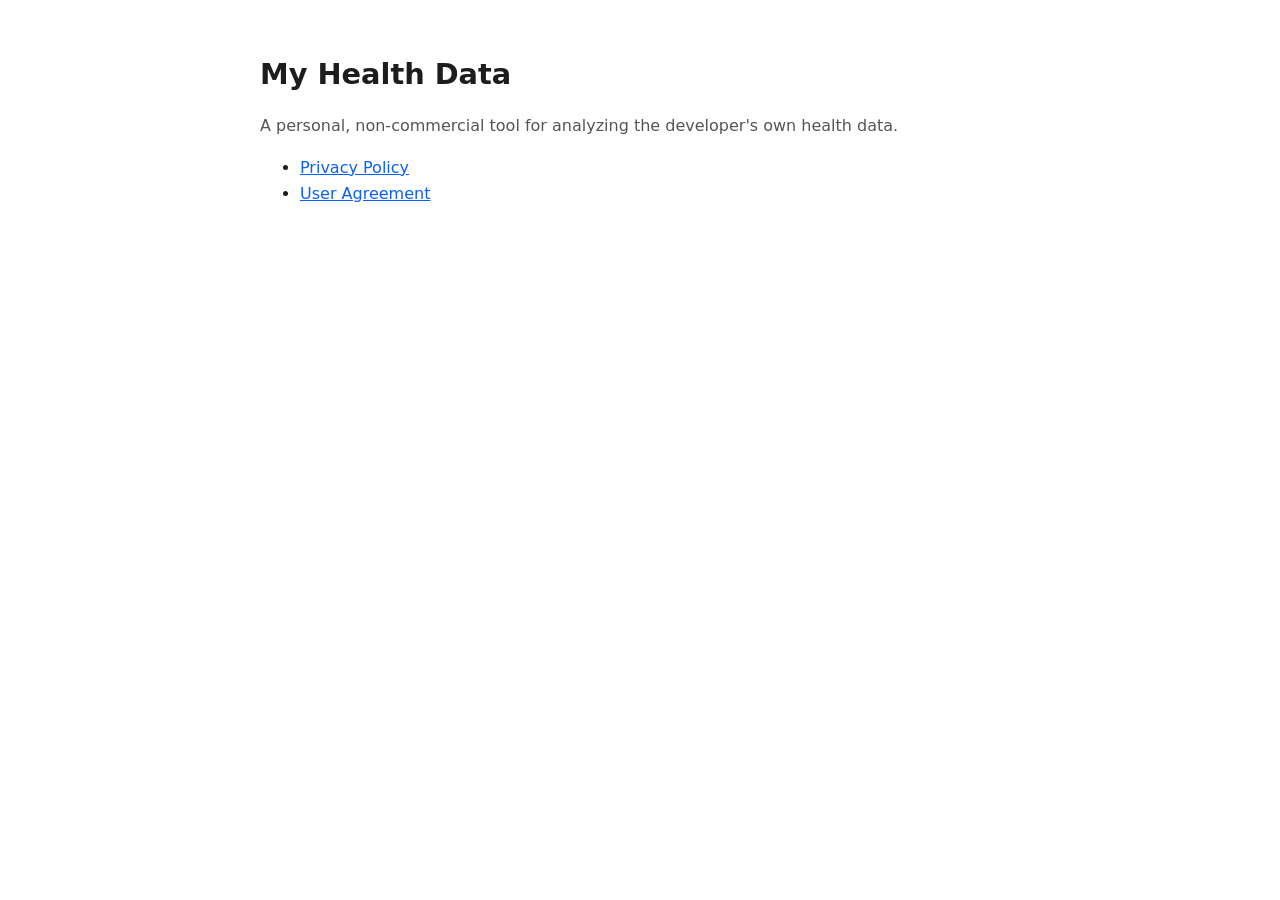
<file: index.html>
<!doctype html><html lang="en"><head><meta charset="utf-8"><meta name="viewport" content="width=device-width,initial-scale=1"><title>My Health Data</title><link rel="stylesheet" href="style.css"></head><body>
<h1>My Health Data</h1>
<p class="muted">A personal, non-commercial tool for analyzing the developer's own health data.</p>
<ul><li><a href="privacy.html">Privacy Policy</a></li><li><a href="terms.html">User Agreement</a></li></ul>
</body></html>
</file>
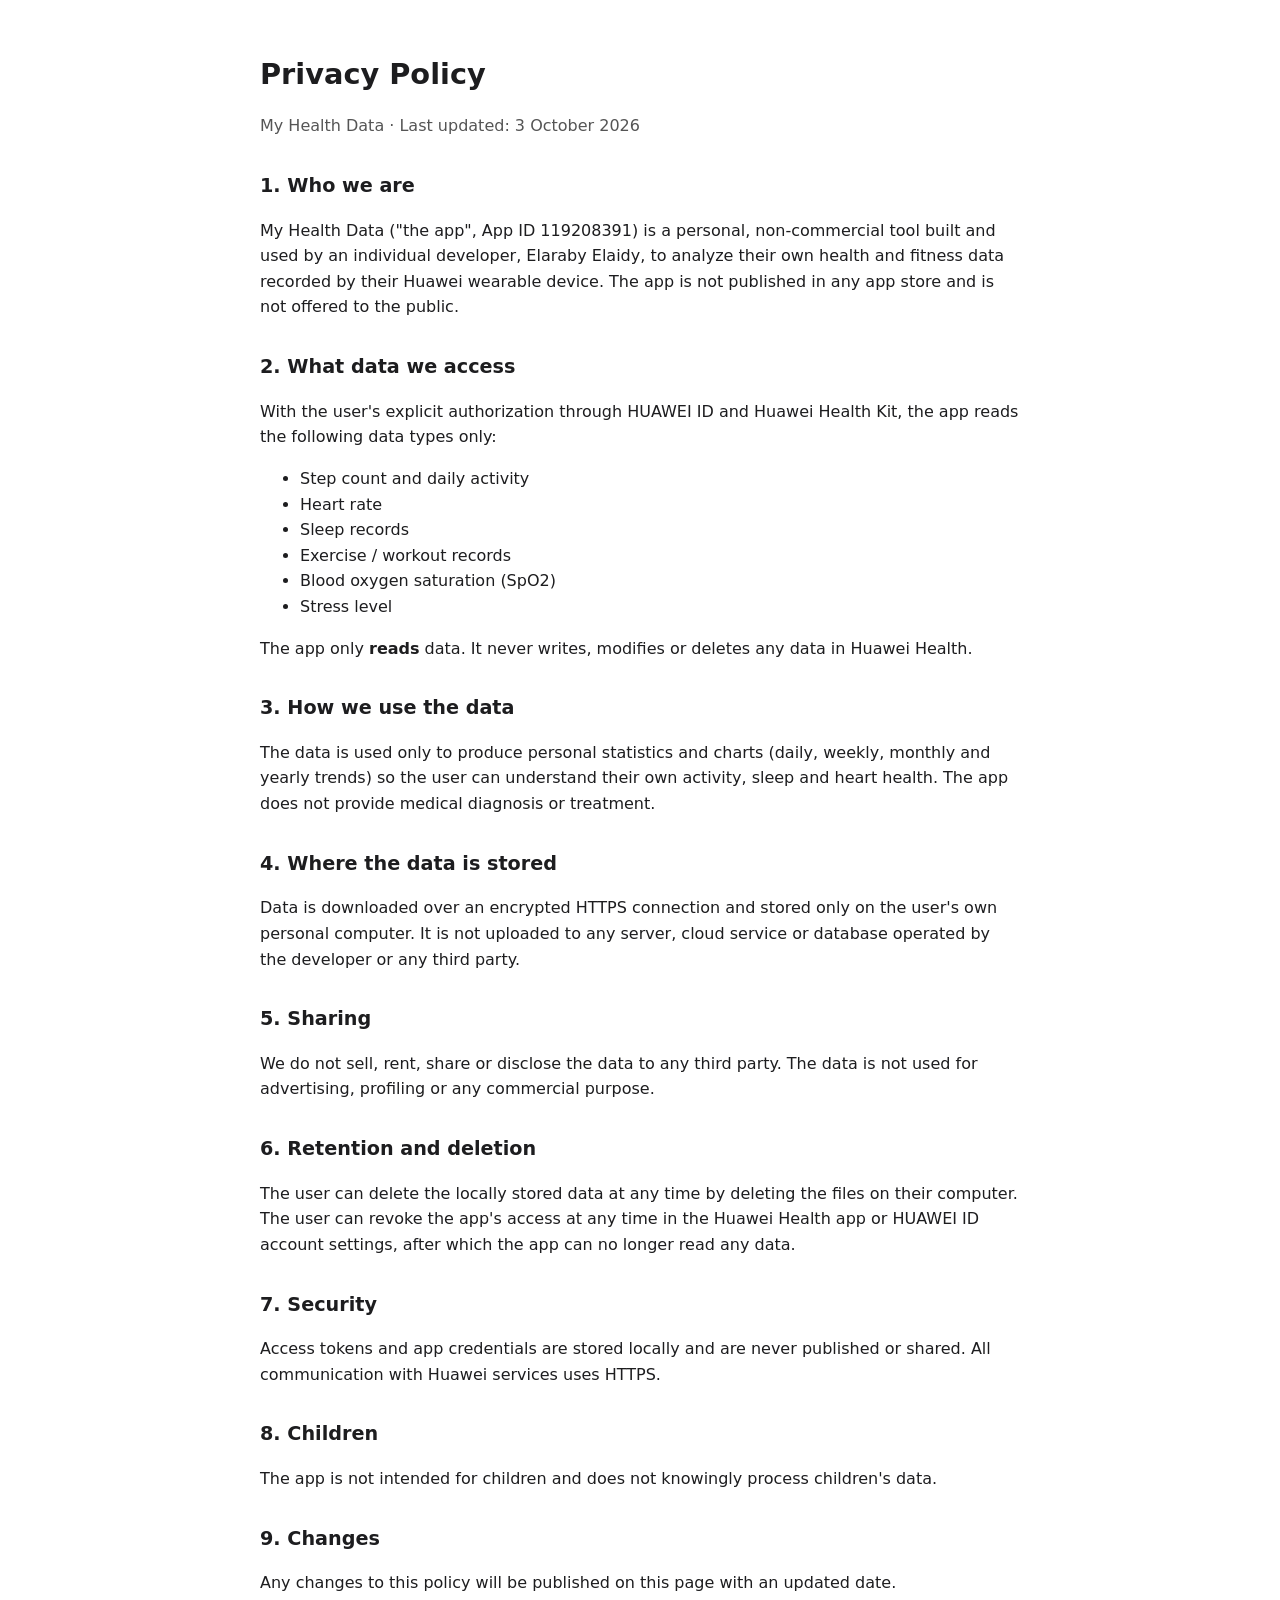
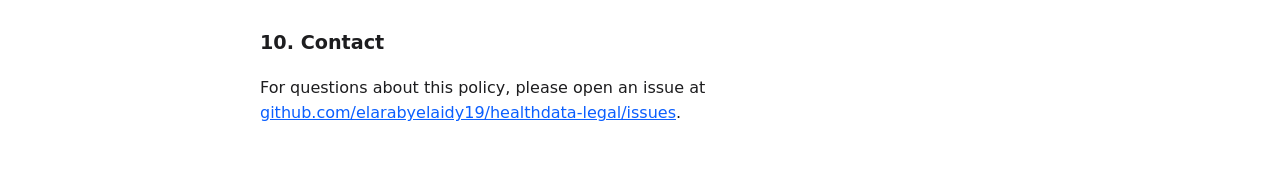
<file: privacy.html>
<!doctype html><html lang="en"><head><meta charset="utf-8"><meta name="viewport" content="width=device-width,initial-scale=1"><title>Privacy Policy</title><link rel="stylesheet" href="style.css"></head><body>
<h1>Privacy Policy</h1>
<p class="muted">My Health Data · Last updated: 3 October 2026</p>

<h2>1. Who we are</h2>
<p>My Health Data ("the app", App ID 119208391) is a personal, non-commercial tool built and used by an individual developer, Elaraby Elaidy, to analyze their own health and fitness data recorded by their Huawei wearable device. The app is not published in any app store and is not offered to the public.</p>

<h2>2. What data we access</h2>
<p>With the user's explicit authorization through HUAWEI ID and Huawei Health Kit, the app reads the following data types only:</p>
<ul>
<li>Step count and daily activity</li>
<li>Heart rate</li>
<li>Sleep records</li>
<li>Exercise / workout records</li>
<li>Blood oxygen saturation (SpO2)</li>
<li>Stress level</li>
</ul>
<p>The app only <strong>reads</strong> data. It never writes, modifies or deletes any data in Huawei Health.</p>

<h2>3. How we use the data</h2>
<p>The data is used only to produce personal statistics and charts (daily, weekly, monthly and yearly trends) so the user can understand their own activity, sleep and heart health. The app does not provide medical diagnosis or treatment.</p>

<h2>4. Where the data is stored</h2>
<p>Data is downloaded over an encrypted HTTPS connection and stored only on the user's own personal computer. It is not uploaded to any server, cloud service or database operated by the developer or any third party.</p>

<h2>5. Sharing</h2>
<p>We do not sell, rent, share or disclose the data to any third party. The data is not used for advertising, profiling or any commercial purpose.</p>

<h2>6. Retention and deletion</h2>
<p>The user can delete the locally stored data at any time by deleting the files on their computer. The user can revoke the app's access at any time in the Huawei Health app or HUAWEI ID account settings, after which the app can no longer read any data.</p>

<h2>7. Security</h2>
<p>Access tokens and app credentials are stored locally and are never published or shared. All communication with Huawei services uses HTTPS.</p>

<h2>8. Children</h2>
<p>The app is not intended for children and does not knowingly process children's data.</p>

<h2>9. Changes</h2>
<p>Any changes to this policy will be published on this page with an updated date.</p>

<h2>10. Contact</h2>
<p>For questions about this policy, please open an issue at <a href="https://github.com/elarabyelaidy19/healthdata-legal/issues">github.com/elarabyelaidy19/healthdata-legal/issues</a>.</p>
</body></html>
</file>
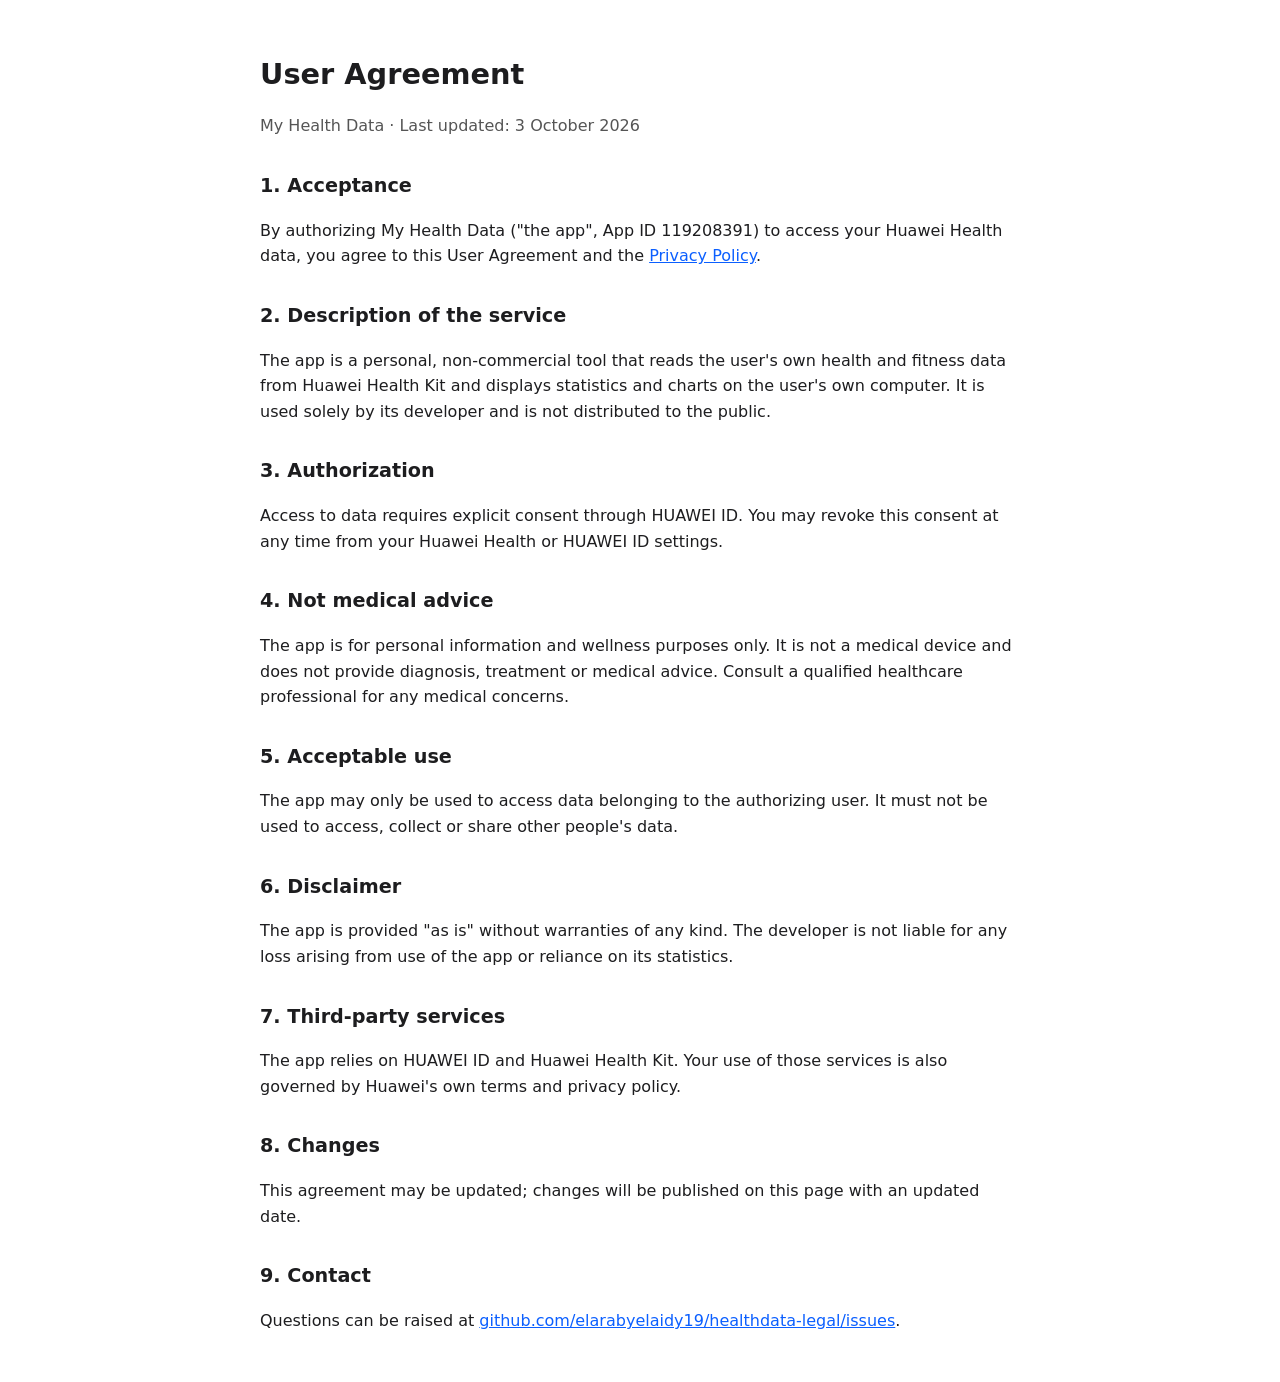
<file: terms.html>
<!doctype html><html lang="en"><head><meta charset="utf-8"><meta name="viewport" content="width=device-width,initial-scale=1"><title>User Agreement</title><link rel="stylesheet" href="style.css"></head><body>
<h1>User Agreement</h1>
<p class="muted">My Health Data · Last updated: 3 October 2026</p>

<h2>1. Acceptance</h2>
<p>By authorizing My Health Data ("the app", App ID 119208391) to access your Huawei Health data, you agree to this User Agreement and the <a href="privacy.html">Privacy Policy</a>.</p>

<h2>2. Description of the service</h2>
<p>The app is a personal, non-commercial tool that reads the user's own health and fitness data from Huawei Health Kit and displays statistics and charts on the user's own computer. It is used solely by its developer and is not distributed to the public.</p>

<h2>3. Authorization</h2>
<p>Access to data requires explicit consent through HUAWEI ID. You may revoke this consent at any time from your Huawei Health or HUAWEI ID settings.</p>

<h2>4. Not medical advice</h2>
<p>The app is for personal information and wellness purposes only. It is not a medical device and does not provide diagnosis, treatment or medical advice. Consult a qualified healthcare professional for any medical concerns.</p>

<h2>5. Acceptable use</h2>
<p>The app may only be used to access data belonging to the authorizing user. It must not be used to access, collect or share other people's data.</p>

<h2>6. Disclaimer</h2>
<p>The app is provided "as is" without warranties of any kind. The developer is not liable for any loss arising from use of the app or reliance on its statistics.</p>

<h2>7. Third-party services</h2>
<p>The app relies on HUAWEI ID and Huawei Health Kit. Your use of those services is also governed by Huawei's own terms and privacy policy.</p>

<h2>8. Changes</h2>
<p>This agreement may be updated; changes will be published on this page with an updated date.</p>

<h2>9. Contact</h2>
<p>Questions can be raised at <a href="https://github.com/elarabyelaidy19/healthdata-legal/issues">github.com/elarabyelaidy19/healthdata-legal/issues</a>.</p>
</body></html>
</file>
<file: style.css>
:root{--bg:#fff;--fg:#1d1d1f;--muted:#555;--link:#0b5fff}
@media (prefers-color-scheme:dark){:root{--bg:#111;--fg:#eee;--muted:#aaa;--link:#7aa7ff}}
body{background:var(--bg);color:var(--fg);font:16px/1.6 system-ui,sans-serif;max-width:760px;margin:0 auto;padding:32px 16px}
h1{font-size:1.8rem;margin-bottom:0}.muted{color:var(--muted)}a{color:var(--link)}h2{margin-top:2rem;font-size:1.2rem}
</file>
